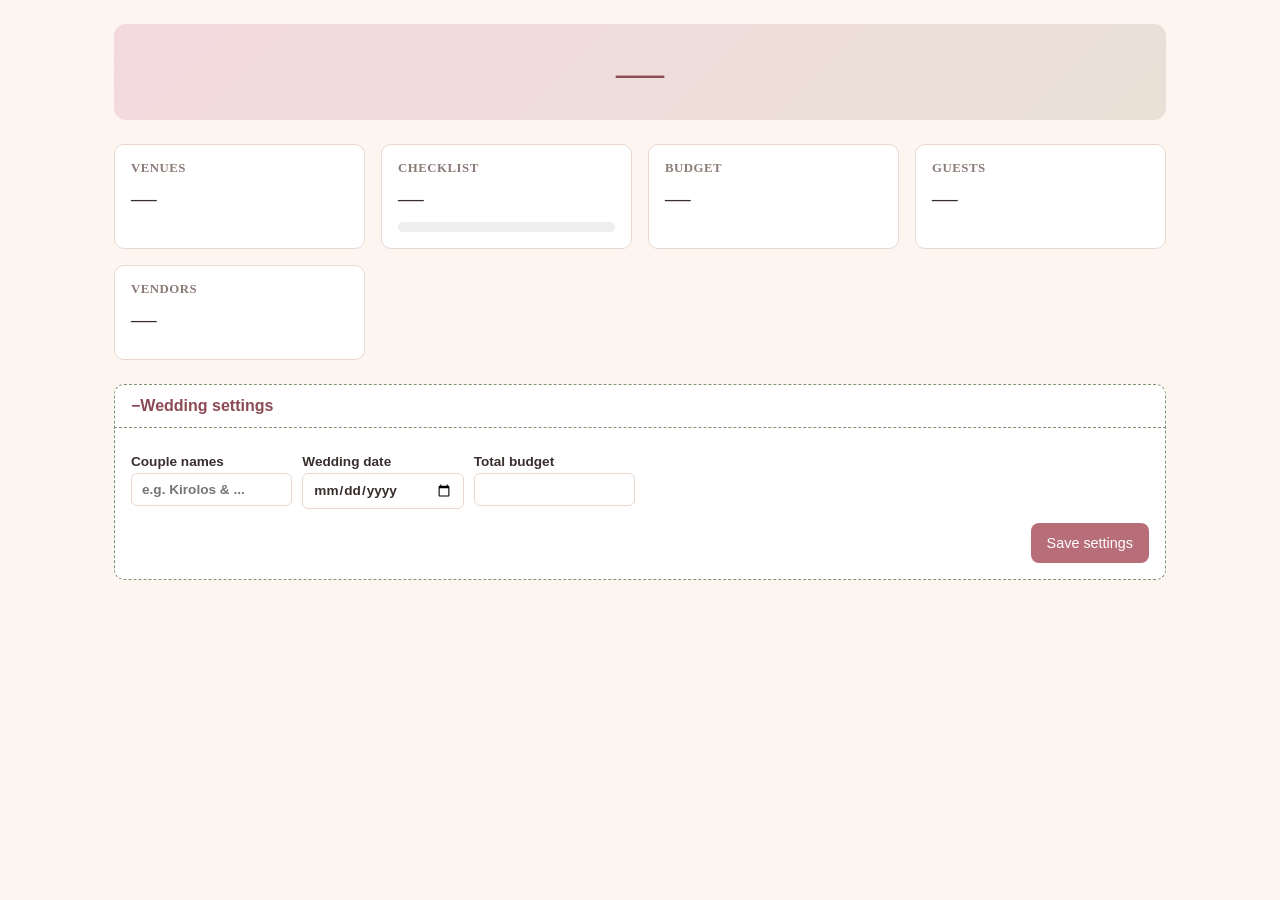
<file: index.html>
<!doctype html>
<html lang="en">
<head>
  <meta charset="UTF-8" />
  <meta name="viewport" content="width=device-width, initial-scale=1.0" />
  <title>Dashboard – Wedding Planner</title>
  <link rel="icon" href="favicon.svg" type="image/svg+xml" />
  <meta name="theme-color" content="#b76e79" />
  <link rel="stylesheet" href="css/styles.css" />
</head>
<body>
  <div id="nav"></div>
  <main class="page">
    <div class="countdown">
      <div id="couple-names" class="muted"></div>
      <div class="days" id="countdown-days">—</div>
      <div id="countdown-label" class="muted"></div>
    </div>

    <div class="summary-grid">
      <a href="venues.html" class="summary-card">
        <h3>Venues</h3>
        <div class="value" id="stat-venues">—</div>
        <span class="muted" id="stat-venues-sub"></span>
      </a>
      <a href="checklist.html" class="summary-card">
        <h3>Checklist</h3>
        <div class="value" id="stat-checklist">—</div>
        <span class="muted" id="stat-checklist-sub"></span>
        <div class="progress"><div id="checklist-progress" class="progress-bar" style="width: 0%;"></div></div>
      </a>
      <a href="budget.html" class="summary-card">
        <h3>Budget</h3>
        <div class="value" id="stat-budget">—</div>
        <span class="muted" id="stat-budget-sub"></span>
      </a>
      <a href="guests.html" class="summary-card">
        <h3>Guests</h3>
        <div class="value" id="stat-guests">—</div>
        <span class="muted" id="stat-guests-sub"></span>
      </a>
      <a href="vendors.html" class="summary-card">
        <h3>Vendors</h3>
        <div class="value" id="stat-vendors">—</div>
        <span class="muted" id="stat-vendors-sub"></span>
      </a>
    </div>

    <details open class="add-details">
      <summary>Wedding settings</summary>
      <form id="settings-form" class="add-form">
      <div class="form-grid">
        <label>Couple names<input type="text" data-field="couple_names" placeholder="e.g. Kirolos &amp; ..." /></label>
        <label>Wedding date<input type="date" data-field="wedding_date" /></label>
        <label>Total budget<input type="number" data-field="total_budget" step="0.01" min="0" /></label>
      </div>
      <div class="form-actions">
        <button type="submit" class="btn btn-primary">Save settings</button>
      </div>
    </form>
    </details>
  </main>
  <script type="module" src="js/dashboard.js"></script>
</body>
</html>
</file>
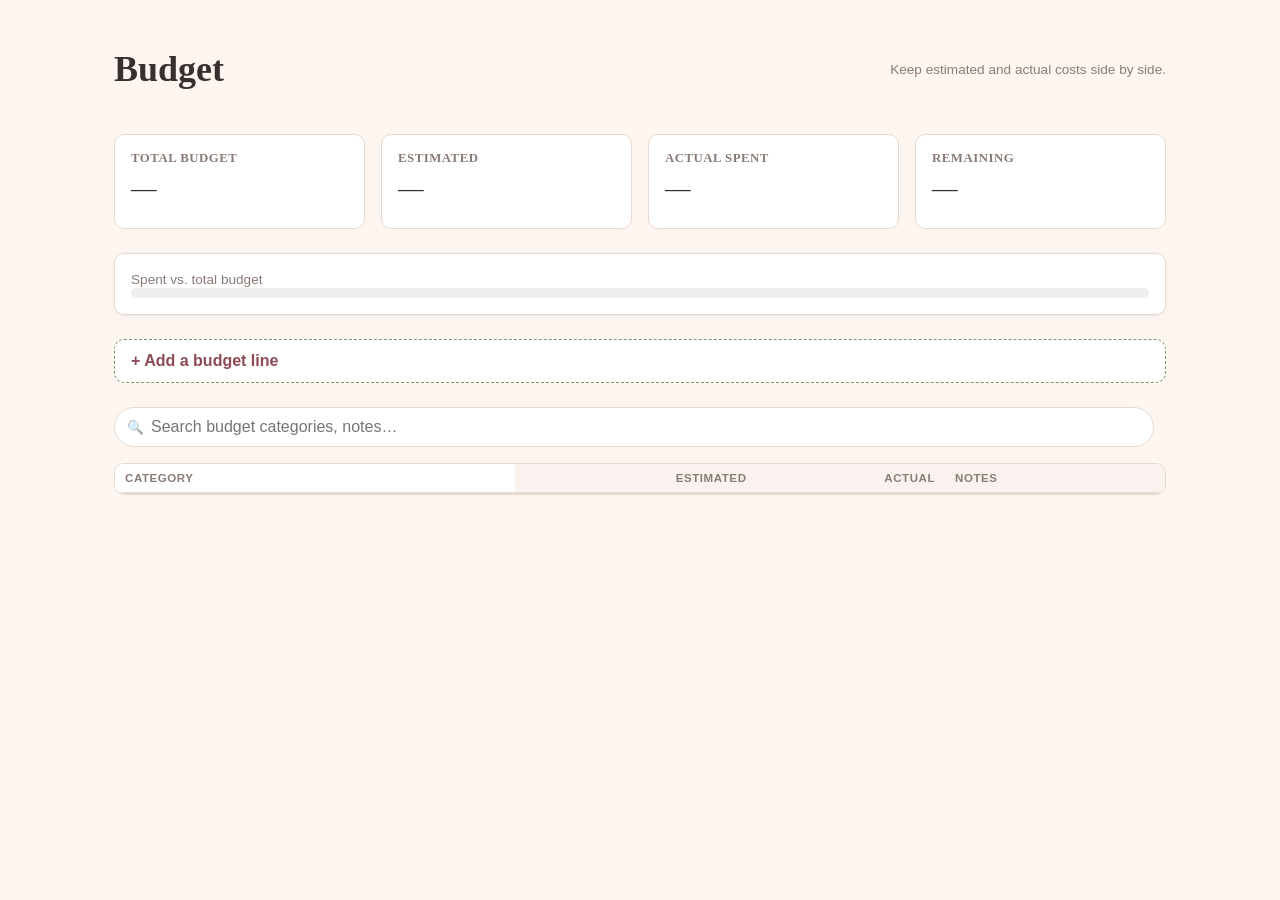
<file: budget.html>
<!doctype html>
<html lang="en">
<head>
  <meta charset="UTF-8" />
  <meta name="viewport" content="width=device-width, initial-scale=1.0" />
  <title>Budget – Wedding Planner</title>
  <link rel="icon" href="favicon.svg" type="image/svg+xml" />
  <meta name="theme-color" content="#b76e79" />
  <link rel="stylesheet" href="css/styles.css" />
</head>
<body>
  <div id="nav"></div>
  <main class="page">
    <div class="page-header">
      <h1>Budget</h1>
      <span class="muted">Keep estimated and actual costs side by side.</span>
    </div>

    <div class="summary-grid">
      <div class="summary-card">
        <h3>Total budget</h3>
        <div class="value" id="stat-total-budget">—</div>
      </div>
      <div class="summary-card">
        <h3>Estimated</h3>
        <div class="value" id="stat-estimated">—</div>
      </div>
      <div class="summary-card">
        <h3>Actual spent</h3>
        <div class="value" id="stat-actual">—</div>
      </div>
      <div class="summary-card">
        <h3>Remaining</h3>
        <div class="value" id="stat-remaining">—</div>
      </div>
    </div>
    <div class="card" style="margin-bottom: 24px;">
      <span class="muted">Spent vs. total budget</span>
      <div class="progress"><div id="progress-bar" class="progress-bar" style="width: 0%;"></div></div>
    </div>

    <details class="add-details">
      <summary>Add a budget line</summary>
      <form id="add-item-form" class="add-form">
      <div class="form-grid">
        <label>Category<input type="text" data-field="category" required /></label>
        <label>Estimated cost<input type="number" data-field="estimated_cost" step="0.01" min="0" value="0" /></label>
        <label>Actual cost<input type="number" data-field="actual_cost" step="0.01" min="0" value="0" /></label>
      </div>
      <label>Notes<textarea data-field="notes" rows="2"></textarea></label>
      <div class="form-actions">
        <button type="submit" class="btn btn-primary">Add line</button>
      </div>
    </form>
    </details>

    <div class="toolbar">
      <div class="search-box">
        <input type="search" id="search-input" placeholder="Search budget categories, notes…" aria-label="Search budget lines" />
      </div>
      <span class="result-count" id="result-count"></span>
    </div>

    <div class="table-wrap">
      <table class="data-table stacked-table">
        <thead>
          <tr>
            <th class="col-title">Category</th>
            <th class="col-num">Estimated</th>
            <th class="col-num">Actual</th>
            <th class="col-notes">Notes</th>
            <th></th>
          </tr>
        </thead>
        <tbody id="items-body"></tbody>
      </table>
    </div>
  </main>
  <script type="module" src="js/budget.js"></script>
</body>
</html>
</file>
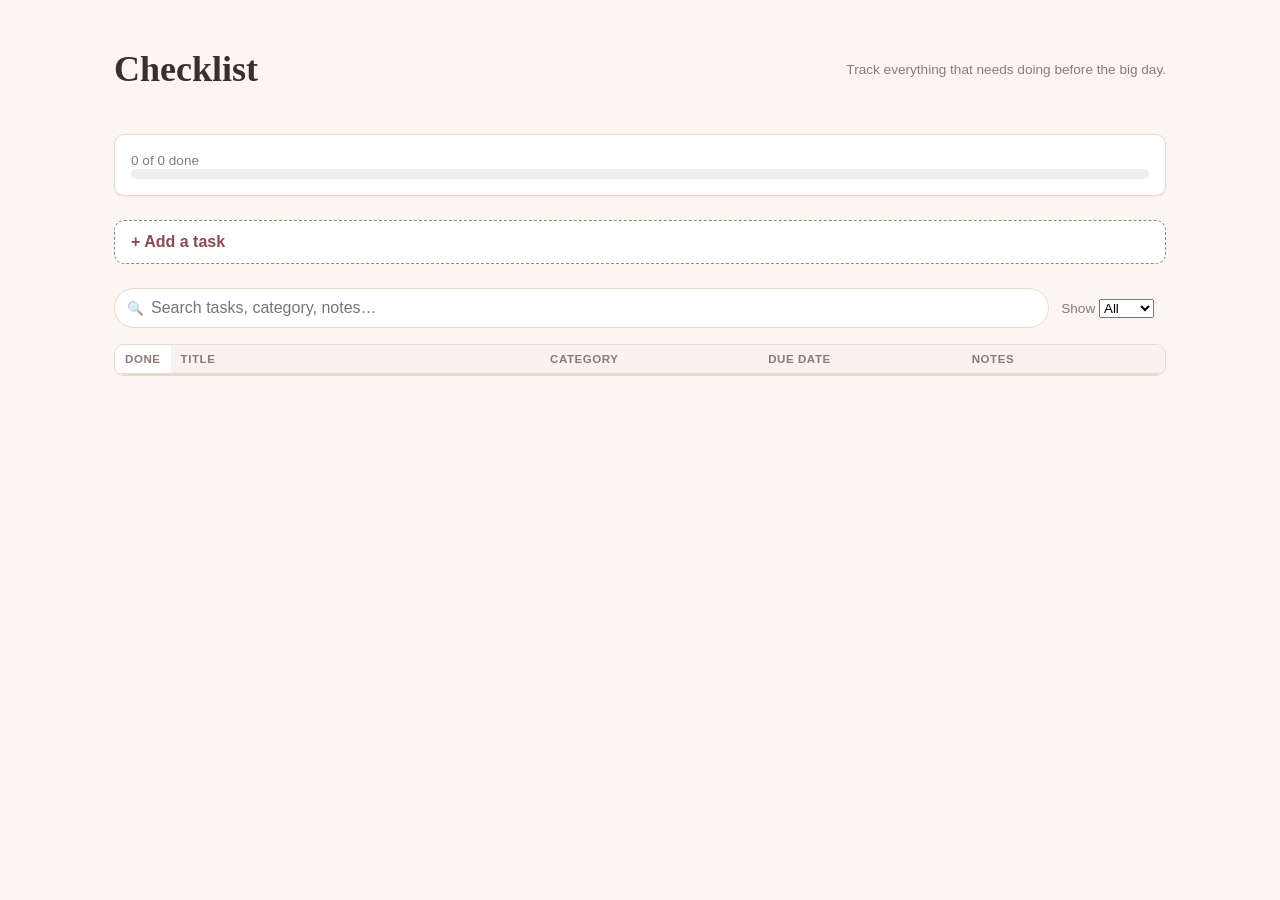
<file: checklist.html>
<!doctype html>
<html lang="en">
<head>
  <meta charset="UTF-8" />
  <meta name="viewport" content="width=device-width, initial-scale=1.0" />
  <title>Checklist – Wedding Planner</title>
  <link rel="icon" href="favicon.svg" type="image/svg+xml" />
  <meta name="theme-color" content="#b76e79" />
  <link rel="stylesheet" href="css/styles.css" />
</head>
<body>
  <div id="nav"></div>
  <main class="page">
    <div class="page-header">
      <h1>Checklist</h1>
      <span class="muted">Track everything that needs doing before the big day.</span>
    </div>

    <div class="card" style="margin-bottom: 24px;">
      <span id="progress-label" class="muted">0 of 0 done</span>
      <div class="progress"><div id="progress-bar" class="progress-bar" style="width: 0%;"></div></div>
    </div>

    <details class="add-details">
      <summary>Add a task</summary>
      <form id="add-item-form" class="add-form">
      <div class="form-grid">
        <label>Title<input type="text" data-field="title" required /></label>
        <label>Category<input type="text" data-field="category" placeholder="e.g. Venue, Attire" /></label>
        <label>Due date<input type="date" data-field="due_date" /></label>
      </div>
      <label>Notes<textarea data-field="notes" rows="2"></textarea></label>
      <div class="form-actions">
        <button type="submit" class="btn btn-primary">Add task</button>
      </div>
    </form>
    </details>

    <div class="toolbar">
      <div class="search-box">
        <input type="search" id="search-input" placeholder="Search tasks, category, notes…" aria-label="Search tasks" />
      </div>
      <label class="muted">Show
        <select id="filter-select">
          <option value="all">All</option>
          <option value="todo">To do</option>
          <option value="done">Done</option>
        </select>
      </label>
      <span class="result-count" id="result-count"></span>
    </div>

    <div class="table-wrap">
      <table class="data-table stacked-table">
        <thead>
          <tr>
            <th class="col-check">Done</th>
            <th class="col-title">Title</th>
            <th>Category</th>
            <th>Due date</th>
            <th class="col-notes">Notes</th>
            <th></th>
          </tr>
        </thead>
        <tbody id="items-body"></tbody>
      </table>
    </div>
  </main>
  <script type="module" src="js/checklist.js"></script>
</body>
</html>
</file>
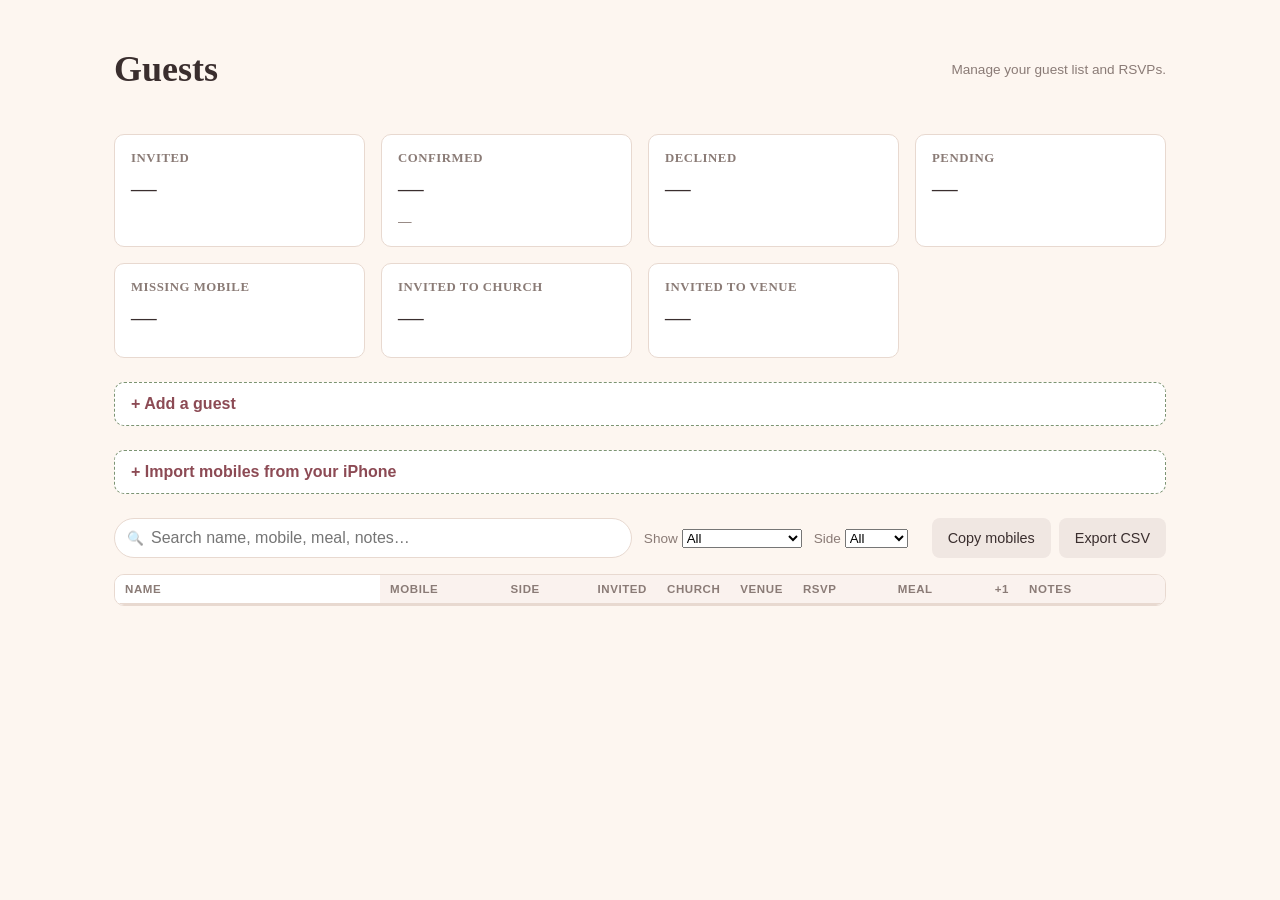
<file: guests.html>
<!doctype html>
<html lang="en">
<head>
  <meta charset="UTF-8" />
  <meta name="viewport" content="width=device-width, initial-scale=1.0" />
  <title>Guests – Wedding Planner</title>
  <link rel="icon" href="favicon.svg" type="image/svg+xml" />
  <meta name="theme-color" content="#b76e79" />
  <link rel="stylesheet" href="css/styles.css" />
</head>
<body>
  <div id="nav"></div>
  <main class="page">
    <div class="page-header">
      <h1>Guests</h1>
      <span class="muted">Manage your guest list and RSVPs.</span>
    </div>

    <div class="summary-grid">
      <div class="summary-card">
        <h3>Invited</h3>
        <div class="value" id="stat-invited">—</div>
      </div>
      <div class="summary-card">
        <h3>Confirmed</h3>
        <div class="value" id="stat-yes">—</div>
        <span class="muted" id="stat-heads">—</span>
      </div>
      <div class="summary-card">
        <h3>Declined</h3>
        <div class="value" id="stat-no">—</div>
      </div>
      <div class="summary-card">
        <h3>Pending</h3>
        <div class="value" id="stat-pending">—</div>
      </div>
      <div class="summary-card">
        <h3>Missing mobile</h3>
        <div class="value" id="stat-no-phone">—</div>
      </div>
      <div class="summary-card">
        <h3>Invited to church</h3>
        <div class="value" id="stat-church">—</div>
      </div>
      <div class="summary-card">
        <h3>Invited to venue</h3>
        <div class="value" id="stat-venue">—</div>
      </div>
    </div>

    <details class="add-details">
      <summary>Add a guest</summary>
      <form id="add-item-form" class="add-form">
      <div class="form-grid">
        <label>Name<input type="text" data-field="name" required /></label>
        <label>Mobile<input type="tel" data-field="phone" placeholder="+20 100 123 4567" autocomplete="tel" /></label>
        <label>Side
          <select data-field="side">
            <option value="bride">Bride</option>
            <option value="groom">Groom</option>
            <option value="both">Both</option>
          </select>
        </label>
        <label>RSVP
          <select data-field="rsvp_status">
            <option value="pending">Pending</option>
            <option value="yes">Yes</option>
            <option value="no">No</option>
          </select>
        </label>
        <label>Meal choice<input type="text" data-field="meal_choice" /></label>
        <label class="muted" style="align-self: end;">
          <input type="checkbox" data-field="invited" checked style="width: auto; display: inline-block;" /> Invited
        </label>
        <label class="muted" style="align-self: end;">
          <input type="checkbox" data-field="invited_church" checked style="width: auto; display: inline-block;" /> Invited to church
        </label>
        <label class="muted" style="align-self: end;">
          <input type="checkbox" data-field="invited_venue" checked style="width: auto; display: inline-block;" /> Invited to venue
        </label>
        <label class="muted" style="align-self: end;">
          <input type="checkbox" data-field="plus_one" style="width: auto; display: inline-block;" /> Plus one
        </label>
      </div>
      <label>Notes<textarea data-field="notes" rows="2"></textarea></label>
      <div class="form-actions">
        <button type="submit" class="btn btn-primary">Add guest</button>
      </div>
    </form>
    </details>

    <details class="add-details">
      <summary>Import mobiles from your iPhone</summary>
      <div class="import-panel">
        <ol class="muted import-steps">
          <li>On your iPhone open <strong>Contacts</strong>, tap <strong>Lists</strong> → <strong>All Contacts</strong>, then <strong>Select</strong> the people you invited (or use icloud.com → Contacts → Export vCard on a computer).</li>
          <li>Tap <strong>Share</strong> and save the <code>.vcf</code> file to Files, then open this page on the phone.</li>
          <li>Choose the file below — matching guests get their mobile filled in. Nothing is uploaded anywhere except your own database.</li>
        </ol>
        <label>vCard file<input type="file" id="import-vcf" accept=".vcf,text/vcard,text/x-vcard" /></label>
        <p class="muted" id="import-status"></p>
        <div class="form-actions" id="import-actions" hidden>
          <button type="button" class="btn btn-primary" id="import-apply">Apply</button>
          <button type="button" class="btn btn-secondary" id="import-cancel">Cancel</button>
        </div>
      </div>
    </details>

    <div class="toolbar">
      <div class="search-box">
        <input type="search" id="search-input" placeholder="Search name, mobile, meal, notes…" aria-label="Search guests" />
      </div>
      <label class="muted">Show
        <select id="filter-select">
          <option value="all">All</option>
          <option value="pending">Pending</option>
          <option value="yes">Confirmed</option>
          <option value="no">Declined</option>
          <option value="no-phone">Missing mobile</option>
          <option value="church">Invited to church</option>
          <option value="venue">Invited to venue</option>
        </select>
      </label>
      <label class="muted">Side
        <select id="side-select">
          <option value="all">All</option>
          <option value="bride">Bride</option>
          <option value="groom">Groom</option>
          <option value="both">Both</option>
        </select>
      </label>
      <span class="result-count" id="result-count"></span>
      <div class="toolbar-actions">
        <button type="button" class="btn btn-secondary" id="copy-numbers">Copy mobiles</button>
        <button type="button" class="btn btn-secondary" id="export-csv">Export CSV</button>
      </div>
    </div>

    <div class="table-wrap">
      <table class="data-table stacked-table">
        <thead>
          <tr>
            <th class="col-title">Name</th>
            <th>Mobile</th>
            <th>Side</th>
            <th class="col-check">Invited</th>
            <th class="col-check">Church</th>
            <th class="col-check">Venue</th>
            <th>RSVP</th>
            <th>Meal</th>
            <th class="col-check">+1</th>
            <th class="col-notes">Notes</th>
            <th></th>
          </tr>
        </thead>
        <tbody id="items-body"></tbody>
      </table>
    </div>
  </main>
  <script type="module" src="js/guests.js"></script>
</body>
</html>
</file>
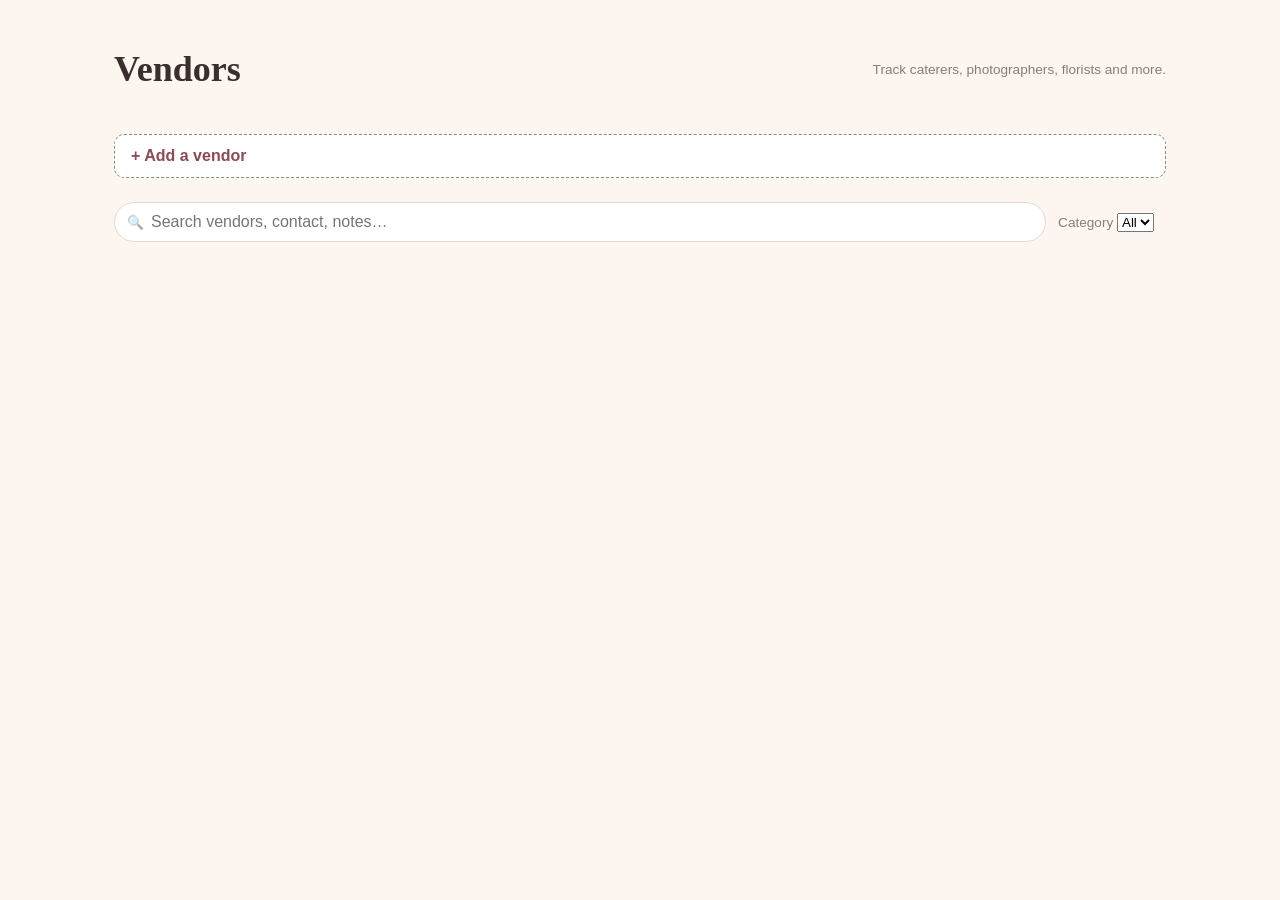
<file: vendors.html>
<!doctype html>
<html lang="en">
<head>
  <meta charset="UTF-8" />
  <meta name="viewport" content="width=device-width, initial-scale=1.0" />
  <title>Vendors – Wedding Planner</title>
  <link rel="icon" href="favicon.svg" type="image/svg+xml" />
  <meta name="theme-color" content="#b76e79" />
  <link rel="stylesheet" href="css/styles.css" />
</head>
<body>
  <div id="nav"></div>
  <main class="page">
    <div class="page-header">
      <h1>Vendors</h1>
      <span class="muted">Track caterers, photographers, florists and more.</span>
    </div>

    <details class="add-details">
      <summary>Add a vendor</summary>
      <form id="add-item-form" class="add-form">
      <div class="form-grid">
        <label>Category<input type="text" data-field="category" placeholder="e.g. Catering" /></label>
        <label>Name<input type="text" data-field="name" required /></label>
        <label>Contact name<input type="text" data-field="contact_name" /></label>
        <label>Email<input type="email" data-field="contact_email" /></label>
        <label>Phone<input type="tel" data-field="contact_phone" /></label>
        <label>Price<input type="number" data-field="price" step="0.01" min="0" /></label>
        <label>Status
          <select data-field="status">
            <option value="considering">Considering</option>
            <option value="contacted">Contacted</option>
            <option value="booked">Booked</option>
            <option value="paid">Paid</option>
          </select>
        </label>
      </div>
      <label>Notes<textarea data-field="notes" rows="2"></textarea></label>
      <div class="form-actions">
        <button type="submit" class="btn btn-primary">Add vendor</button>
      </div>
    </form>
    </details>

    <div class="toolbar">
      <div class="search-box">
        <input type="search" id="search-input" placeholder="Search vendors, contact, notes…" aria-label="Search vendors" />
      </div>
      <label class="muted">Category
        <select id="filter-select">
          <option value="all">All</option>
        </select>
      </label>
      <span class="result-count" id="result-count"></span>
    </div>

    <div id="vendors-list" class="card-grid"></div>
  </main>
  <script type="module" src="js/vendors.js"></script>
</body>
</html>
</file>
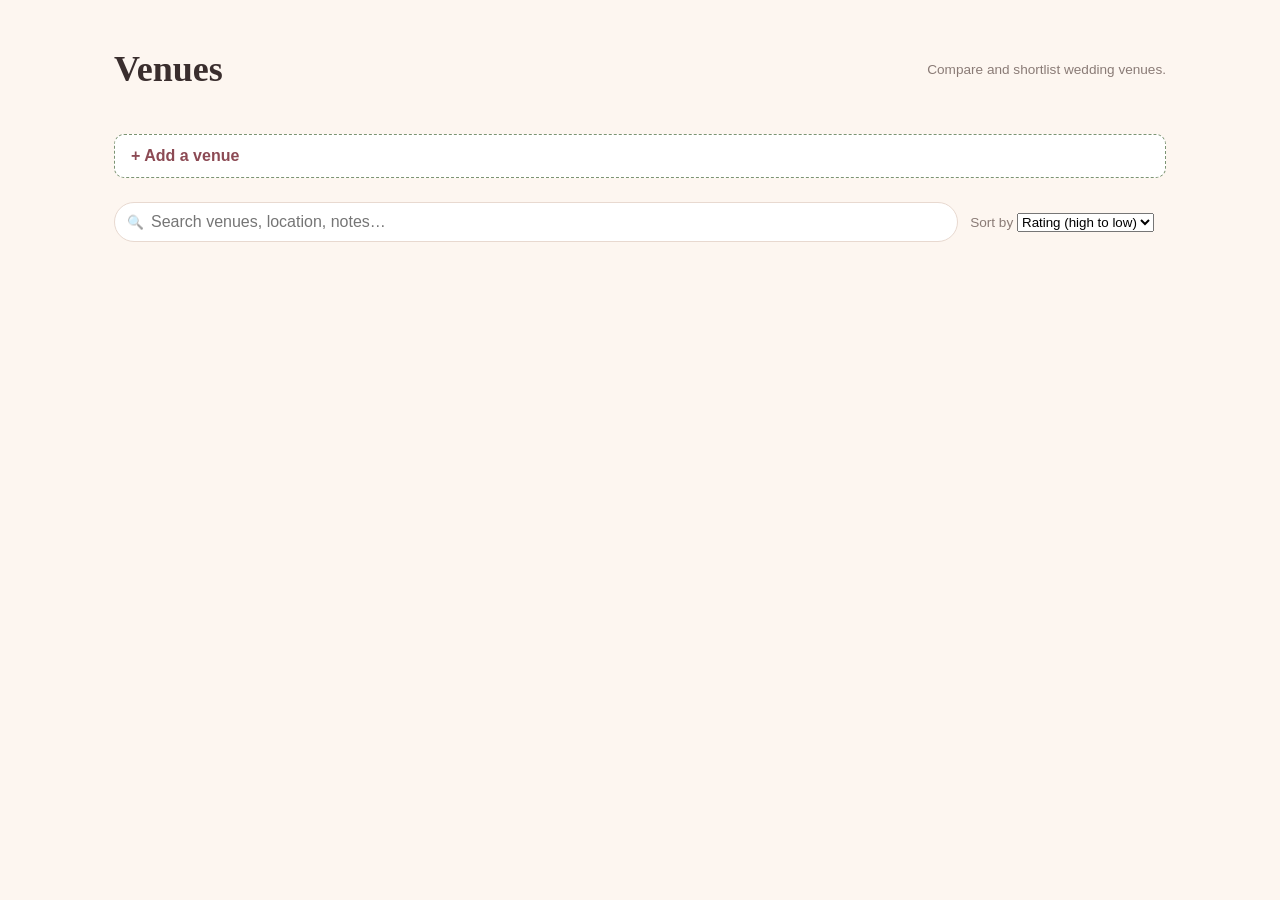
<file: venues.html>
<!doctype html>
<html lang="en">
<head>
  <meta charset="UTF-8" />
  <meta name="viewport" content="width=device-width, initial-scale=1.0" />
  <title>Venues – Wedding Planner</title>
  <link rel="icon" href="favicon.svg" type="image/svg+xml" />
  <meta name="theme-color" content="#b76e79" />
  <link rel="stylesheet" href="css/styles.css" />
</head>
<body>
  <div id="nav"></div>
  <main class="page">
    <div class="page-header">
      <h1>Venues</h1>
      <span class="muted">Compare and shortlist wedding venues.</span>
    </div>

    <details class="add-details">
      <summary>Add a venue</summary>
      <form id="add-venue-form" class="add-form">
      <div class="form-grid">
        <label>Name<input type="text" data-field="name" required /></label>
        <label>Location<input type="text" data-field="location" /></label>
        <label>Price<input type="number" data-field="price" step="0.01" min="0" /></label>
        <label>Capacity<input type="number" data-field="capacity" min="0" /></label>
        <label>Rating
          <select data-field="rating" data-type="number">
            <option value="">—</option>
            <option value="1">1</option>
            <option value="2">2</option>
            <option value="3">3</option>
            <option value="4">4</option>
            <option value="5">5</option>
          </select>
        </label>
        <label>Status
          <select data-field="status">
            <option value="considering">Considering</option>
            <option value="visited">Visited</option>
            <option value="booked">Booked</option>
            <option value="rejected">Rejected</option>
          </select>
        </label>
        <label>Photo URL<input type="url" data-field="photo_url" /></label>
      </div>
      <label>Pros<textarea data-field="pros" rows="2"></textarea></label>
      <label>Cons<textarea data-field="cons" rows="2"></textarea></label>
      <label>Notes<textarea data-field="notes" rows="2"></textarea></label>
      <div class="form-actions">
        <button type="submit" class="btn btn-primary">Add venue</button>
      </div>
    </form>
    </details>

    <div class="toolbar">
      <div class="search-box">
        <input type="search" id="search-input" placeholder="Search venues, location, notes…" aria-label="Search venues" />
      </div>
      <label class="muted">Sort by
        <select id="sort-select">
          <option value="rating">Rating (high to low)</option>
          <option value="price">Price (low to high)</option>
          <option value="name">Name</option>
        </select>
      </label>
      <span class="result-count" id="result-count"></span>
    </div>

    <div id="venues-list" class="card-grid"></div>
  </main>
  <script type="module" src="js/venues.js"></script>
</body>
</html>
</file>
<file: css/styles.css>
@charset "UTF-8";

:root {
  --color-bg: #fdf6f0;
  --color-primary: #b76e79;
  --color-primary-dark: #8c4a54;
  --color-accent: #7c9473;
  --color-text: #3a2e2e;
  --color-muted: #8a7b76;
  --color-card: #ffffff;
  --color-border: #e8d9d0;
  --font-heading: Georgia, 'Times New Roman', serif;
  --font-body: -apple-system, BlinkMacSystemFont, 'Segoe UI', Roboto, sans-serif;
}

html {
  scroll-behavior: smooth;
}

* {
  box-sizing: border-box;
}

body {
  margin: 0;
  font-family: var(--font-body);
  background: var(--color-bg);
  color: var(--color-text);
  -webkit-tap-highlight-color: transparent;
}

h1, h2, h3 {
  font-family: var(--font-heading);
}

h1 {
  font-size: clamp(1.5rem, 4vw + 1rem, 2.25rem);
}

a {
  color: var(--color-primary-dark);
}

:focus-visible {
  outline: 2px solid var(--color-accent);
  outline-offset: 2px;
}

/* Nav bar */
.nav-inner {
  position: sticky;
  top: 0;
  z-index: 20;
  display: flex;
  align-items: center;
  gap: 10px;
  padding: 10px 16px;
  background: var(--color-card);
  border-bottom: 1px solid var(--color-border);
}

.brand {
  font-family: var(--font-heading);
  font-size: 1.1rem;
  font-weight: bold;
  color: var(--color-primary-dark);
  white-space: nowrap;
  flex-shrink: 0;
}

.nav-links {
  display: flex;
  gap: 6px;
  flex-wrap: nowrap;
  overflow-x: auto;
  min-width: 0;
  scrollbar-width: thin;
  -webkit-overflow-scrolling: touch;
  padding-bottom: 2px;
}

.nav-links a {
  padding: 8px 14px;
  border-radius: 999px;
  text-decoration: none;
  color: var(--color-text);
  font-size: 0.9rem;
  white-space: nowrap;
  flex-shrink: 0;
  transition: background-color 0.15s ease, color 0.15s ease;
}

.nav-links a:hover {
  background: var(--color-border);
}

.nav-links a.active {
  background: var(--color-primary);
  color: white;
}

/* Layout */
.page {
  max-width: 1100px;
  margin: 0 auto;
  padding: clamp(14px, 4vw, 24px);
}

.page-header {
  display: flex;
  align-items: center;
  justify-content: space-between;
  flex-wrap: wrap;
  gap: 12px;
  margin-bottom: 20px;
}

/* Buttons */
button, .btn {
  cursor: pointer;
  border: none;
  border-radius: 8px;
  padding: 10px 16px;
  font: inherit;
  font-size: 0.9rem;
  min-height: 40px;
  transition: background-color 0.15s ease, transform 0.05s ease, box-shadow 0.15s ease;
}

button:active, .btn:active {
  transform: scale(0.97);
}

button:disabled, .btn:disabled {
  opacity: 0.6;
  cursor: not-allowed;
  transform: none;
}

.btn-primary {
  background: var(--color-primary);
  color: white;
}

.btn-primary:hover {
  background: var(--color-primary-dark);
}

.btn-danger {
  background: #fbdada;
  color: #b91c1c;
}

.btn-danger:hover {
  background: #f7c3c3;
}

.btn-secondary {
  background: #f0e7e2;
  color: var(--color-text);
}

.btn-secondary:hover {
  background: #e8d9d0;
}

/* Forms */
form label {
  display: block;
  margin-top: 10px;
  font-size: 0.85rem;
  font-weight: 600;
}

form input, form select, form textarea {
  width: 100%;
  padding: 8px 10px;
  border: 1px solid var(--color-border);
  border-radius: 6px;
  margin-top: 4px;
  font: inherit;
  background: white;
  color: var(--color-text);
}

form input:focus, form select:focus, form textarea:focus {
  outline: 2px solid var(--color-accent);
}

.add-form {
  background: var(--color-card);
  border: 1px dashed var(--color-accent);
  border-radius: 10px;
  padding: 16px;
  margin-bottom: 24px;
}

.form-grid {
  display: grid;
  grid-template-columns: repeat(auto-fill, minmax(min(150px, 100%), 1fr));
  gap: 10px;
}

.form-actions {
  margin-top: 14px;
  display: flex;
  justify-content: flex-end;
}

/* Collapsible "add new" sections */
.add-details {
  margin-bottom: 24px;
}

.add-details summary {
  cursor: pointer;
  list-style: none;
  font-weight: 600;
  color: var(--color-primary-dark);
  background: var(--color-card);
  border: 1px dashed var(--color-accent);
  border-radius: 10px;
  padding: 12px 16px;
  transition: background-color 0.15s ease;
}

.add-details summary::-webkit-details-marker {
  display: none;
}

.add-details summary::before {
  content: '+ ';
}

.add-details summary:hover {
  background: #fbf3ee;
}

.add-details[open] summary {
  border-bottom-left-radius: 0;
  border-bottom-right-radius: 0;
}

.add-details[open] summary::before {
  content: '\2212 ';
}

.add-details .add-form {
  border-top: none;
  border-top-left-radius: 0;
  border-top-right-radius: 0;
  margin-bottom: 0;
}

/* Cards */
.card-grid {
  display: grid;
  grid-template-columns: repeat(auto-fill, minmax(min(280px, 100%), 1fr));
  gap: 16px;
}

.card {
  background: var(--color-card);
  border: 1px solid var(--color-border);
  border-radius: 10px;
  padding: 16px;
  box-shadow: 0 1px 3px rgba(0, 0, 0, 0.06);
  transition: box-shadow 0.15s ease;
}

.card:hover {
  box-shadow: 0 4px 12px rgba(0, 0, 0, 0.1);
}

.card-heading {
  display: flex;
  align-items: flex-start;
  justify-content: space-between;
  gap: 10px;
  margin-bottom: 2px;
}

.card-heading h3 {
  margin: 0;
  font-size: 1.05rem;
  min-width: 0;
  overflow-wrap: break-word;
}

.card-summary {
  margin: 0 0 10px;
  overflow-wrap: break-word;
}

.card-rating {
  margin-bottom: 10px;
}

.stars {
  color: #d9a441;
  letter-spacing: 2px;
}

.detail {
  margin-bottom: 10px;
}

.detail-label {
  display: block;
  font-size: 0.72rem;
  font-weight: 700;
  text-transform: uppercase;
  letter-spacing: 0.05em;
  color: var(--color-muted);
  margin-bottom: 2px;
}

.detail p {
  margin: 0;
  font-size: 0.88rem;
  white-space: pre-wrap;
  overflow-wrap: anywhere;
}

/* Long notes are clamped so cards stay comparable; click toggles the full text. */
.detail p.clampable {
  display: -webkit-box;
  -webkit-line-clamp: 5;
  -webkit-box-orient: vertical;
  overflow: hidden;
  cursor: pointer;
}

.detail p.clampable.expanded {
  -webkit-line-clamp: unset;
  display: block;
}

.detail-contact {
  margin: 0 0 10px;
  font-size: 0.88rem;
  overflow-wrap: anywhere;
}

.detail-link {
  display: inline-block;
  font-size: 0.85rem;
  margin-bottom: 10px;
}

/* Quick-action links (call / WhatsApp / email / social) on a card. */
.chip-row {
  display: flex;
  flex-wrap: wrap;
  gap: 6px;
  margin: 0 0 10px;
}

.chip {
  display: inline-flex;
  align-items: center;
  gap: 4px;
  max-width: 100%;
  padding: 4px 10px;
  border: 1px solid var(--color-border);
  border-radius: 999px;
  background: #fff;
  font-size: 0.8rem;
  line-height: 1.4;
  text-decoration: none;
  color: var(--color-primary-dark);
  overflow-wrap: anywhere;
}

.chip:hover, .chip:focus-visible {
  background: var(--color-primary);
  border-color: var(--color-primary);
  color: #fff;
  text-decoration: none;
}

.edit-details {
  border-top: 1px solid var(--color-border);
  margin-top: 12px;
  padding-top: 8px;
}

.edit-details summary {
  cursor: pointer;
  list-style: none;
  font-size: 0.85rem;
  font-weight: 600;
  color: var(--color-primary-dark);
  padding: 4px 0;
}

.edit-details summary::-webkit-details-marker {
  display: none;
}

.edit-details summary::before {
  content: '✎ ';
}

.card-actions {
  display: flex;
  gap: 8px;
  justify-content: flex-end;
  margin-top: 14px;
}

/* Tables */
.table-wrap {
  overflow-x: auto;
  background: var(--color-card);
  border-radius: 10px;
  border: 1px solid var(--color-border);
  -webkit-overflow-scrolling: touch;
  scrollbar-width: thin;
  /* The two radial gradients are pinned to the scroller, so they only show while there is
     more table to scroll to on that side. */
  background-image:
    linear-gradient(to right, var(--color-card), rgba(255, 255, 255, 0)),
    linear-gradient(to left, var(--color-card), rgba(255, 255, 255, 0)),
    radial-gradient(farthest-side at 0 50%, rgba(58, 46, 46, 0.14), rgba(58, 46, 46, 0)),
    radial-gradient(farthest-side at 100% 50%, rgba(58, 46, 46, 0.14), rgba(58, 46, 46, 0));
  background-position: 0 0, 100% 0, 0 0, 100% 0;
  background-size: 32px 100%, 32px 100%, 14px 100%, 14px 100%;
  background-repeat: no-repeat;
  background-attachment: local, local, scroll, scroll;
}

table.data-table {
  width: 100%;
  border-collapse: separate;
  border-spacing: 0;
}

/* The first column stays put while a wide table scrolls sideways. */
table.data-table th:first-child, table.data-table td:first-child {
  position: sticky;
  left: 0;
  z-index: 1;
  background: var(--color-card);
}

table.data-table thead th:first-child {
  z-index: 2;
}

table.data-table tbody tr:nth-child(even) td:first-child {
  background: #fcf8f5;
}

table.data-table tbody tr:hover td:first-child {
  background: #f7ece6;
}

table.data-table tbody tr.is-dirty td:first-child {
  background: #fdf3ef;
}

table.data-table th, table.data-table td {
  padding: 8px 10px;
  border-bottom: 1px solid var(--color-border);
  text-align: left;
  font-size: 0.9rem;
  vertical-align: middle;
}

table.data-table tbody tr:last-child td {
  border-bottom: 0;
}

table.data-table thead th {
  position: sticky;
  top: 0;
  z-index: 1;
  background: #faf2ee;
  border-bottom: 2px solid var(--color-border);
  font-size: 0.72rem;
  font-weight: 700;
  text-transform: uppercase;
  letter-spacing: 0.05em;
  color: var(--color-muted);
  white-space: nowrap;
}

table.data-table tbody tr:nth-child(even) {
  background: #fcf8f5;
}

table.data-table tbody tr:hover {
  background: #f7ece6;
}

table.data-table tbody tr:focus-within {
  background: #fff;
  box-shadow: inset 0 0 0 1px var(--color-primary);
}

table.data-table input, table.data-table select {
  width: 100%;
  min-width: 80px;
  border: 1px solid transparent;
  background: transparent;
  padding: 5px 6px;
  border-radius: 6px;
  font: inherit;
  color: inherit;
}

/* The borderless cells only hint at being editable on hover, to keep dense tables calm. */
table.data-table tbody tr:hover input, table.data-table tbody tr:hover select {
  border-color: var(--color-border);
  background: rgba(255, 255, 255, 0.7);
}

table.data-table input:focus, table.data-table select:focus {
  border-color: var(--color-accent);
  background: white;
}

table.data-table input[type='checkbox'] {
  width: 18px;
  height: 18px;
  min-width: 0;
  accent-color: var(--color-primary);
  cursor: pointer;
}

table.data-table td.col-check, table.data-table th.col-check {
  text-align: center;
  width: 1%;
}

table.data-table td.col-check input[type='checkbox'] {
  display: block;
  margin: 0 auto;
}

table.data-table td.col-num input, table.data-table th.col-num {
  text-align: right;
  font-variant-numeric: tabular-nums;
}

table.data-table td.col-notes {
  min-width: 140px;
  width: 30%;
}

table.data-table th.col-title, table.data-table td.col-title {
  min-width: 150px;
}

table.data-table .row-actions {
  display: flex;
  gap: 6px;
  flex-wrap: nowrap;
  width: 1%;
  white-space: nowrap;
}

/* Row status accents */
table.data-table tr.is-overdue td:first-child {
  box-shadow: inset 3px 0 0 #b91c1c;
}

table.data-table tr.is-due-soon td:first-child {
  box-shadow: inset 3px 0 0 #d9a441;
}

table.data-table tr.is-done td input[data-field='title'] {
  text-decoration: line-through;
  color: var(--color-muted);
}

.btn-sm {
  padding: 5px 10px;
  min-height: 32px;
  font-size: 0.8rem;
  border-radius: 6px;
}

.phone-cell {
  display: flex;
  align-items: center;
  gap: 4px;
}

.phone-cell input {
  flex: 1 1 auto;
  min-width: 130px;
}

.phone-actions {
  display: inline-flex;
  gap: 2px;
  white-space: nowrap;
}

.icon-link {
  text-decoration: none;
  padding: 2px 4px;
  border-radius: 6px;
  line-height: 1;
}

.icon-link:hover {
  background: var(--color-bg);
}

.phone-warning {
  font-size: 0.72rem;
  color: var(--color-muted);
  white-space: nowrap;
}

.toolbar-actions {
  display: flex;
  gap: 8px;
  flex-wrap: wrap;
}

/* vCard import panel on the guest list */
.import-panel {
  background: var(--color-card);
  border: 1px dashed var(--color-accent);
  border-radius: 10px;
  padding: 16px;
  margin-bottom: 24px;
}

.import-steps {
  margin: 0 0 12px;
  padding-left: 20px;
  line-height: 1.5;
}

.import-steps li {
  margin-bottom: 4px;
}

.import-panel label {
  display: block;
  font-size: 0.85rem;
  font-weight: 600;
}

.import-panel input[type='file'] {
  display: block;
  margin-top: 6px;
  font: inherit;
  font-size: 0.85rem;
  max-width: 100%;
}

.import-panel p {
  margin: 10px 0 0;
}

/* Segmented Cards/Table switch; only useful where rows collapse into cards. */
.view-toggle {  display: none;
  border: 1px solid var(--color-border);
  border-radius: 999px;
  background: var(--color-card);
  padding: 2px;
  gap: 2px;
}

.view-toggle button {
  background: transparent;
  color: var(--color-muted);
  border-radius: 999px;
  padding: 6px 14px;
  min-height: 32px;
  font-size: 0.8rem;
  font-weight: 600;
}

.view-toggle button[aria-pressed='true'] {
  background: var(--color-primary);
  color: white;
}

@media (max-width: 640px) {
  .view-toggle {
    display: flex;
    margin-left: auto;
  }
  /* Keep the controls above the list compact so the data starts higher up the screen. */
  .toolbar {
    gap: 8px;
  }
  .toolbar > label {
    display: flex;
    align-items: center;
    gap: 6px;
    flex: 1 1 45%;
    min-width: 0;
  }
  .toolbar > label select {
    flex: 1;
    min-width: 0;
  }
  .toolbar-actions {
    flex: 1 1 100%;
  }
  .toolbar-actions .btn {
    flex: 1;
  }
}

/* Badges */
.badge {
  display: inline-block;
  padding: 2px 10px;
  border-radius: 999px;
  font-size: 0.75rem;
  font-weight: 600;
  text-transform: capitalize;
}

.badge-considering { background: #eee; color: #555; }
.badge-visited, .badge-contacted { background: #dbe9ff; color: #1d4ed8; }
.badge-booked, .badge-yes, .badge-paid { background: #dcf5e1; color: #15803d; }
.badge-rejected, .badge-no { background: #fbdada; color: #b91c1c; }
.badge-pending { background: #fef3c7; color: #92400e; }

/* Progress bars */
.progress {
  background: #eee;
  border-radius: 999px;
  overflow: hidden;
  height: 10px;
}

.progress-bar {
  background: var(--color-accent);
  height: 100%;
}

.progress-bar.over-budget {
  background: #b91c1c;
}

/* Dashboard */
.countdown {
  text-align: center;
  padding: 24px;
  background: linear-gradient(135deg, #f3d9de, #e9e0d6);
  border-radius: 12px;
  margin-bottom: 24px;
}

.countdown .days {
  font-size: clamp(2.25rem, 8vw, 3rem);
  font-family: var(--font-heading);
  color: var(--color-primary-dark);
  line-height: 1;
}

.summary-grid {
  display: grid;
  grid-template-columns: repeat(auto-fit, minmax(min(200px, 100%), 1fr));
  gap: 16px;
  margin-bottom: 24px;
}

.summary-card {
  background: var(--color-card);
  border: 1px solid var(--color-border);
  border-radius: 10px;
  padding: 16px;
  text-decoration: none;
  color: var(--color-text);
  display: block;
  transition: box-shadow 0.15s ease, transform 0.1s ease;
}

.summary-card:hover {
  box-shadow: 0 4px 12px rgba(0, 0, 0, 0.1);
  transform: translateY(-1px);
}

.summary-card h3 {
  margin: 0 0 8px;
  font-size: 0.8rem;
  text-transform: uppercase;
  letter-spacing: 0.04em;
  color: var(--color-muted);
}

.summary-card .value {
  font-size: 1.6rem;
  font-family: var(--font-heading);
  margin-bottom: 8px;
}

/* Banners */
.banner {
  padding: 10px 14px;
  border-radius: 8px;
  margin-bottom: 16px;
  font-size: 0.9rem;
}

.banner-error { background: #fbdada; color: #b91c1c; }
.banner-success { background: #dcf5e1; color: #15803d; }

/* Toasts */
.toast-host {
  position: fixed;
  bottom: 16px;
  left: 50%;
  transform: translateX(-50%);
  z-index: 50;
  display: flex;
  flex-direction: column;
  gap: 8px;
  align-items: center;
  width: max-content;
  max-width: calc(100vw - 32px);
  pointer-events: none;
}

.toast {
  padding: 12px 18px;
  border-radius: 999px;
  font-size: 0.9rem;
  font-weight: 600;
  box-shadow: 0 6px 20px rgba(0, 0, 0, 0.18);
  opacity: 1;
  transition: opacity 0.3s ease, transform 0.3s ease;
}

.toast-leaving {
  opacity: 0;
  transform: translateY(8px);
}

.toast-error { background: #b91c1c; color: white; }
.toast-success { background: #15803d; color: white; }

/* Search & toolbar */
.toolbar {
  display: flex;
  flex-wrap: wrap;
  gap: 12px;
  align-items: center;
  justify-content: space-between;
  margin-bottom: 16px;
}

.search-box {
  flex: 1 1 220px;
  min-width: 0;
  position: relative;
}

.search-box input {
  width: 100%;
  padding: 10px 14px 10px 36px;
  border: 1px solid var(--color-border);
  border-radius: 999px;
  font: inherit;
  background: var(--color-card);
  color: var(--color-text);
}

.search-box::before {
  content: '\1F50D';
  position: absolute;
  left: 13px;
  top: 50%;
  transform: translateY(-50%);
  font-size: 0.85rem;
  opacity: 0.6;
  pointer-events: none;
}

.result-count {
  color: var(--color-muted);
  font-size: 0.85rem;
  white-space: nowrap;
}

/* Loading & empty states */
.state-message {
  text-align: center;
  padding: 32px 16px;
  color: var(--color-muted);
  font-size: 0.95rem;
  grid-column: 1 / -1;
}

.state-message strong {
  display: block;
  font-family: var(--font-heading);
  font-size: 1.1rem;
  color: var(--color-text);
  margin-bottom: 6px;
}

.is-loading {
  opacity: 0.55;
  pointer-events: none;
  transition: opacity 0.15s ease;
}

/* Unsaved-change indicator */
.card.is-dirty {
  border-color: var(--color-primary);
  box-shadow: 0 0 0 2px rgba(183, 110, 121, 0.18);
}

tr.is-dirty td {
  background: #fdf3ef;
}

tr.is-overdue td:nth-child(4) {
  color: #b91c1c;
  font-weight: 600;
}

tr.is-due-soon td:nth-child(4) {
  color: #92400e;
  font-weight: 600;
}

.is-negative {
  color: #b91c1c;
}

.btn-saved {
  background: #15803d !important;
  color: white !important;
}

.muted {
  color: var(--color-muted);
  font-size: 0.85rem;
}

@media (max-width: 640px) {
  /* Stack the brand above the links so the scrollable nav strip gets the full width. */
  .nav-inner {
    flex-direction: column;
    align-items: stretch;
    gap: 8px;
    padding: 10px 12px;
  }
  .nav-links {
    width: 100%;
  }
  .form-grid {
    grid-template-columns: 1fr;
  }
  /* Stat cards become a swipeable strip so the list itself starts near the top. */
  .summary-grid {
    display: flex;
    overflow-x: auto;
    scroll-snap-type: x proximity;
    gap: 10px;
    margin-bottom: 16px;
    padding-bottom: 4px;
    scrollbar-width: thin;
    -webkit-overflow-scrolling: touch;
  }
  .summary-card {
    flex: 0 0 44%;
    scroll-snap-align: start;
  }
  /* Give the title the full card width so long names don't break mid-word. */
  .card-heading {
    flex-direction: column;
    align-items: flex-start;
    gap: 6px;
  }
  table.data-table {
    font-size: 0.8rem;
  }
  table.data-table th, table.data-table td {
    padding: 8px 6px;
  }
  .card-actions, .form-actions {
    justify-content: stretch;
  }
  .card-actions .btn, .form-actions .btn {
    flex: 1;
  }
  /* Wide editable tables become one card per row, unless the Table view is chosen. */
  [data-table-view='cards'] table.stacked-table,
  [data-table-view='cards'] table.stacked-table tbody,
  [data-table-view='cards'] table.stacked-table tr,
  [data-table-view='cards'] table.stacked-table td {
    display: block;
    width: 100%;
  }
  [data-table-view='cards'] table.stacked-table thead {
    display: none;
  }
  [data-table-view='cards'] table.stacked-table tr {
    border-bottom: 1px solid var(--color-border);
    padding: 8px 4px;
  }
  [data-table-view='cards'] table.stacked-table tr.is-overdue {
    box-shadow: inset 3px 0 0 #b91c1c;
  }
  [data-table-view='cards'] table.stacked-table tr.is-due-soon {
    box-shadow: inset 3px 0 0 #d9a441;
  }
  [data-table-view='cards'] table.stacked-table tr.is-overdue td:first-child,
  [data-table-view='cards'] table.stacked-table tr.is-due-soon td:first-child {
    box-shadow: none;
  }
  [data-table-view='cards'] table.stacked-table td {
    display: grid;
    grid-template-columns: 88px minmax(0, 1fr);
    align-items: center;
    gap: 8px;
    border: 0;
    padding: 4px 8px;
    text-align: left;
    min-width: 0;
    position: static;
  }
  [data-table-view='cards'] table.stacked-table td::before {
    content: attr(data-label);
    font-size: 0.72rem;
    font-weight: 700;
    text-transform: uppercase;
    letter-spacing: 0.04em;
    color: var(--color-muted);
  }
  [data-table-view='cards'] table.stacked-table td.row-actions {
    display: flex;
    padding-top: 8px;
    width: auto;
  }
  [data-table-view='cards'] table.stacked-table td:not([data-label]) {
    display: block;
  }
  [data-table-view='cards'] table.stacked-table td:first-child {
    background: transparent;
  }
  [data-table-view='cards'] table.stacked-table td:not([data-label])::before {
    content: none;
  }
  /* Column sizing/centring from the desktop grid would squash these one-per-line cells. */
  [data-table-view='cards'] table.stacked-table td.col-check,
  [data-table-view='cards'] table.stacked-table td.col-notes,
  [data-table-view='cards'] table.stacked-table td.col-title {
    text-align: left;
    width: auto;
    min-width: 0;
  }
  [data-table-view='cards'] table.stacked-table td.col-check input[type='checkbox'] {
    margin: 0;
  }
  [data-table-view='cards'] table.stacked-table td.row-actions .btn {
    flex: 1;
  }
  [data-table-view='cards'] table.stacked-table input[type='checkbox'] {
    width: 20px;
    height: 20px;
    justify-self: start;
    margin: 0;
  }
  [data-table-view='cards'] table.stacked-table input,
  [data-table-view='cards'] table.stacked-table select {
    border-color: var(--color-border);
    background: var(--color-card);
    padding: 8px;
    min-width: 0;
  }
  /* Keep the number readable on narrow phones; the call/WhatsApp icons wrap below it. */
  [data-table-view='cards'] table.stacked-table .phone-cell {
    flex-wrap: wrap;
  }
  [data-table-view='cards'] table.stacked-table .phone-cell input {
    min-width: min(120px, 100%);
  }
  /* Table view on a phone: inputs need to stay tappable while the table scrolls sideways. */
  [data-table-view='table'] table.data-table input,
  [data-table-view='table'] table.data-table select {
    border-color: var(--color-border);
    background: var(--color-card);
    min-width: 110px;
  }
}

@media (max-width: 480px) {
  .summary-card {
    padding: 12px;
  }
  .summary-card h3 {
    font-size: 0.72rem;
    letter-spacing: 0.02em;
  }
  .summary-card .value {
    font-size: 1.3rem;
  }
}

@media (prefers-reduced-motion: reduce) {
  html {
    scroll-behavior: auto;
  }
  * {
    transition: none !important;
  }
}
</file>
